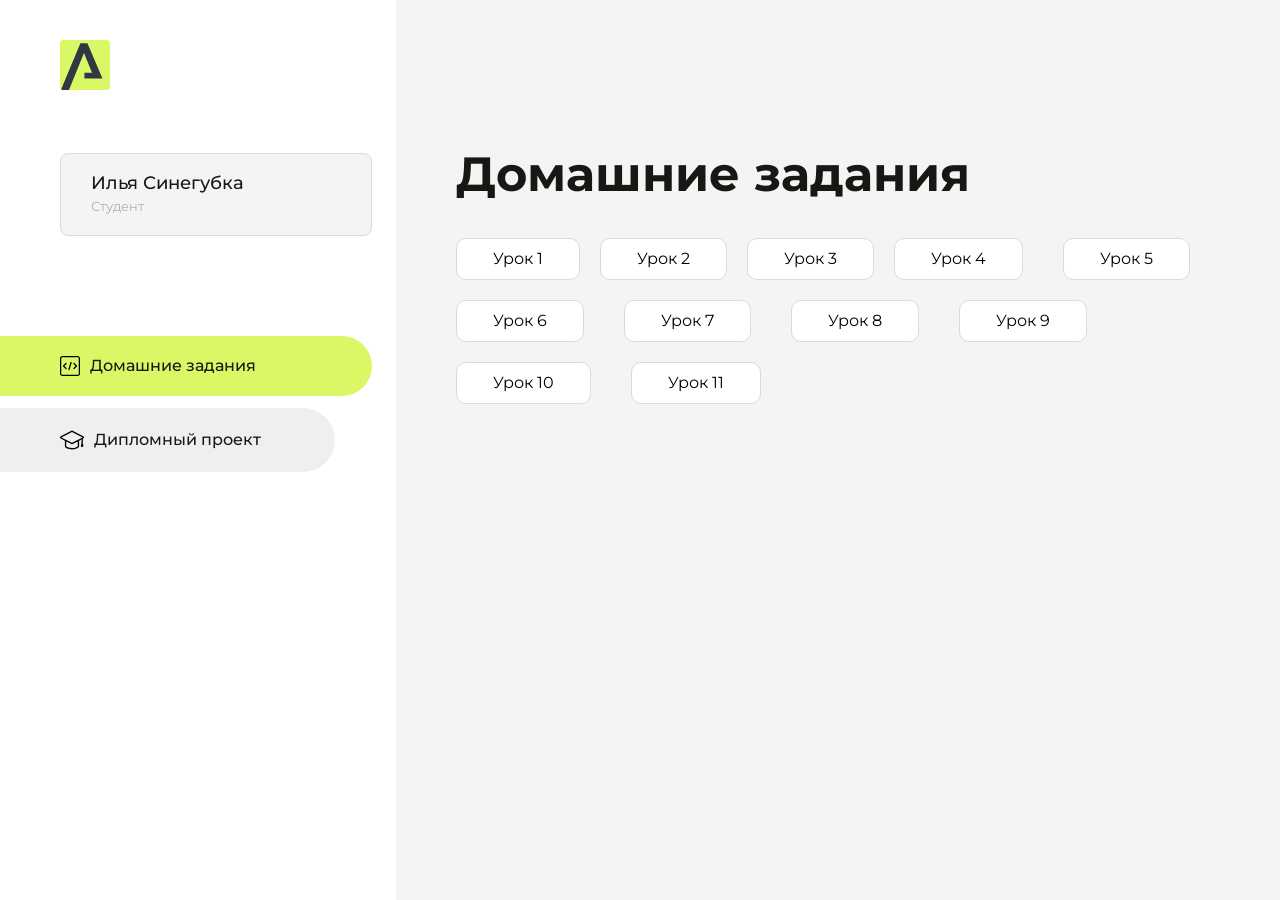
<file: index.html>
<!DOCTYPE html>
<html lang="en">
<head>
    <meta charset="UTF-8">
    <meta name="viewport" content="width=device-width, initial-scale=1.0">
    <title>Домашняя работа</title>
    <link rel="shortcut icon" href="src/logo.ico" type="image/x-icon">
    <link rel="preconnect" href="https://fonts.googleapis.com">
    <link rel="preconnect" href="https://fonts.gstatic.com" crossorigin>
    <link href="https://fonts.googleapis.com/css2?family=Montserrat:wght@400;500;700&family=Rubik:wght@500&display=swap"
          rel="stylesheet">
    <link rel="stylesheet" href="src/style.css">
</head>
<body id="body">
<div class="overlay" id="overlay"></div>
<div class="layout">
    <div class="burger" id="burger">
        <svg viewBox="0 0 24 24" fill="none" xmlns="http://www.w3.org/2000/svg">
            <g id="SVGRepo_bgCarrier" stroke-width="0"></g>
            <g id="SVGRepo_tracerCarrier" stroke-linecap="round" stroke-linejoin="round"></g>
            <g id="SVGRepo_iconCarrier">
                <path d="M4 18L20 18" stroke="#DAF765" stroke-width="2" stroke-linecap="round"></path>
                <path d="M4 12L20 12" stroke="#DAF765" stroke-width="2" stroke-linecap="round"></path>
                <path d="M4 6L20 6" stroke="#DAF765" stroke-width="2" stroke-linecap="round"></path>
            </g>
        </svg>
    </div>
    <aside class="sidebar" id="sidebar">
        <div class="sidebar__inner">
            <div class="logo">
                <svg width="50" height="50" viewBox="0 0 50 50" fill="none" xmlns="http://www.w3.org/2000/svg">
                    <g clip-path="url(#clip0_513_74730)">
                        <path d="M46.17 -0.257004H3.83C1.57281 -0.257004 -0.257 1.57281 -0.257 3.83V46.17C-0.257 48.4272 1.57281 50.257 3.83 50.257H46.17C48.4272 50.257 50.257 48.4272 50.257 46.17V3.83C50.257 1.57281 48.4272 -0.257004 46.17 -0.257004Z"
                              fill="#DAF765"/>
                        <path d="M24.375 38.4H42.461L27.441 3.1585H20.4355C20.4355 3.1585 6.7895 35.881 1.1945 49.294C2.015 50.0275 3.0945 50.257 3.6945 50.257H8.8445L23.954 13.07L32.0465 32.8285H24.375V38.4Z"
                              fill="#323843"/>
                    </g>
                    <defs>
                        <clipPath id="clip0_513_74730">
                            <rect width="50" height="50" fill="white"/>
                        </clipPath>
                    </defs>
                </svg>
            </div>
            <div class="sidebar__user">
                <div class="sidebar__name">Илья Синегубка</div>
                <div class="sidebar__text">Студент</div>
            </div>
            <div class="sidebar__tabs">
                <div class="sidebar__item">
                    <button class="sidebar__button active" id="tasks">
                        <svg xmlns="http://www.w3.org/2000/svg" width="20" height="20" viewBox="0 0 20 20" fill="none">
                            <g clip-path="url(#clip0_704_74543)">
                                <path d="M17.7083 20H2.29167C1.0275 20 0 18.9725 0 17.7083V2.29167C0 1.0275 1.0275 0 2.29167 0H17.7083C18.9725 0 20 1.0275 20 2.29167V17.7083C20 18.9725 18.9725 20 17.7083 20ZM2.29167 1.25C1.7175 1.25 1.25 1.7175 1.25 2.29167V17.7083C1.25 18.2825 1.7175 18.75 2.29167 18.75H17.7083C18.2825 18.75 18.75 18.2825 18.75 17.7083V2.29167C18.75 1.7175 18.2825 1.25 17.7083 1.25H2.29167Z"
                                      fill="black"/>
                                <path d="M6.04167 13.125C5.88167 13.125 5.72167 13.0642 5.6 12.9417L3.1 10.4417C2.85583 10.1975 2.85583 9.80167 3.1 9.5575L5.6 7.0575C5.84417 6.81333 6.24 6.81333 6.48417 7.0575C6.72833 7.30167 6.72833 7.6975 6.48417 7.94167L4.42583 10L6.48417 12.0583C6.72833 12.3025 6.72833 12.6983 6.48417 12.9425C6.36167 13.0642 6.20167 13.125 6.04167 13.125Z"
                                      fill="black"/>
                                <path d="M8.95833 14.1667C8.9 14.1667 8.84 14.1583 8.78167 14.1417C8.45083 14.0442 8.26083 13.6967 8.35833 13.3658L10.4417 6.28251C10.5392 5.95084 10.8892 5.76417 11.2175 5.85917C11.5483 5.95667 11.7383 6.30417 11.6408 6.63501L9.5575 13.7183C9.47833 13.9908 9.22833 14.1667 8.95833 14.1667Z"
                                      fill="black"/>
                                <path d="M13.9583 13.125C13.7983 13.125 13.6383 13.0642 13.5167 12.9417C13.2725 12.6975 13.2725 12.3017 13.5167 12.0575L15.575 9.99916L13.5167 7.94083C13.2725 7.69666 13.2725 7.30083 13.5167 7.05666C13.7608 6.81249 14.1567 6.81249 14.4008 7.05666L16.9008 9.55666C17.145 9.80083 17.145 10.1967 16.9008 10.4408L14.4008 12.9408C14.2783 13.0642 14.1183 13.125 13.9583 13.125Z"
                                      fill="black"/>
                            </g>
                            <defs>
                                <clipPath id="clip0_704_74543">
                                    <rect width="20" height="20" fill="white"/>
                                </clipPath>
                            </defs>
                        </svg>
                        <span>Домашние задания</span></button>
                </div>
                <div class="sidebar__item">
                    <button class="sidebar__button" id="diplom">
                        <svg xmlns="http://www.w3.org/2000/svg" width="24" height="24" viewBox="0 0 24 24" fill="none">
                            <g clip-path="url(#clip0_704_74553)">
                                <path d="M23.2628 10.5971C23.7176 10.365 24 9.90375 24 9.39337C24 8.883 23.7176 8.42175 23.2628 8.18962L12.6135 2.75362C12.2291 2.55824 11.7705 2.55787 11.3854 2.75399L0.736875 8.19C0.282375 8.42175 0 8.883 0 9.39337C0 9.90375 0.282375 10.365 0.736875 10.5971L4.89038 12.7177V18.2074C4.89038 19.8154 8.412 21.393 12 21.393C15.5884 21.393 19.1096 19.815 19.1096 18.2074V12.7174L21.4609 11.517V15.8017L20.901 17.2305C20.7409 17.6389 20.7934 18.0994 21.0405 18.4616C21.2876 18.8246 21.6979 19.041 22.1366 19.041C22.5754 19.041 22.9852 18.8246 23.2324 18.462C23.4795 18.099 23.532 17.6385 23.3719 17.2301L22.8124 15.8021V10.827L23.2628 10.5971ZM17.7623 18.1721C17.6198 18.6375 15.3491 20.0419 12 20.0419C8.65088 20.0419 6.38025 18.6375 6.2415 18.2074V12.3037L6.23887 12.3019C6.23812 12.057 6.1065 11.8207 5.87325 11.7019L1.3515 9.39337L12 3.95737L22.6489 9.39337L12 14.8294L5.87325 11.7019C5.54063 11.5331 4.6695 11.6674 4.5 12C4.33012 12.3322 4.55813 12.5479 4.89038 12.7177L11.3857 16.0331C11.5781 16.1314 11.7889 16.1805 12 16.1805C12.2107 16.1805 12.4222 16.1314 12.6146 16.0331L17.7593 13.407L17.7623 18.1721Z"
                                      fill="black"/>
                            </g>
                            <defs>
                                <clipPath id="clip0_704_74553">
                                    <rect width="24" height="24" fill="white"/>
                                </clipPath>
                            </defs>
                        </svg>
                        <span>Дипломный проект</span></button>
                </div>
            </div>
        </div>

    </aside>
    <div class="content">
        <div class="container">
            <div class="content__block" id="tasksBlock">
                <div class="content__title">Домашние задания</div>
                <ul class="content__list">
                    <li class="content__list-item">
                        <a href="ila.lesson1/index.html">Урок 1</a>
                    </li>
                     <li class="content__list-item">
                        <a href="mod2-html/index.html">Урок 2</a>
                    </li>
                      <li class="content__list-item">
                        <a href="LESSON-3-html/index.html">Урок 3</a>
                    </li>
                    <li class="content__list-item">
                        <a href="LESSON-4-html/index.html">Урок 4</a>
                    <li>
                         <li class="content__list-item">
                        <a href="LESSON-5-html/article.html">Урок 5</a>
                    <li>
                          <li class="content__list-item">
                        <a href="LESSON-6-html/index.html">Урок 6</a>
                    <li>
                            <li class="content__list-item">
                        <a href="fit Studio-7-html/article.html">Урок 7</a>
                    <li>
                          <li class="content__list-item">
                        <a href="lesson-8-html/index.html">Урок 8</a>
                    <li>
                         <li class="content__list-item">
                        <a href="fit Studio-9-html/article.html">Урок 9</a>
                    <li>
                         <li class="content__list-item">
                        <a href="fit Studio-10-html/index.html">Урок 10</a>
                    <li>
                         <li class="content__list-item">
                        <a href="fit Studio-11-html/index.html">Урок 11</a>
                    <li>
                </ul>
            </div>
            <div class="content__block hidden" id="diplomBlock">
                <div class="content__title">Дипломный проект</div>
                <div class="content__list-diplom">
                    <a href="ПАПКА-С-НОМЕРОМ-УРОКА">Ссылка на ДЗ</a>
                </div>
                <div class="content__decor">
                    <div class="content__decor-text">Давай проверим, чему ты научился!</div>
                    <div class="content__decor-img">
                        <img src="src/decor.png" alt="decor">
                    </div>
                </div>
            </div>
        </div>
    </div>
</div>
<script src="src/index.js"></script>
</body>
</html>
</file>
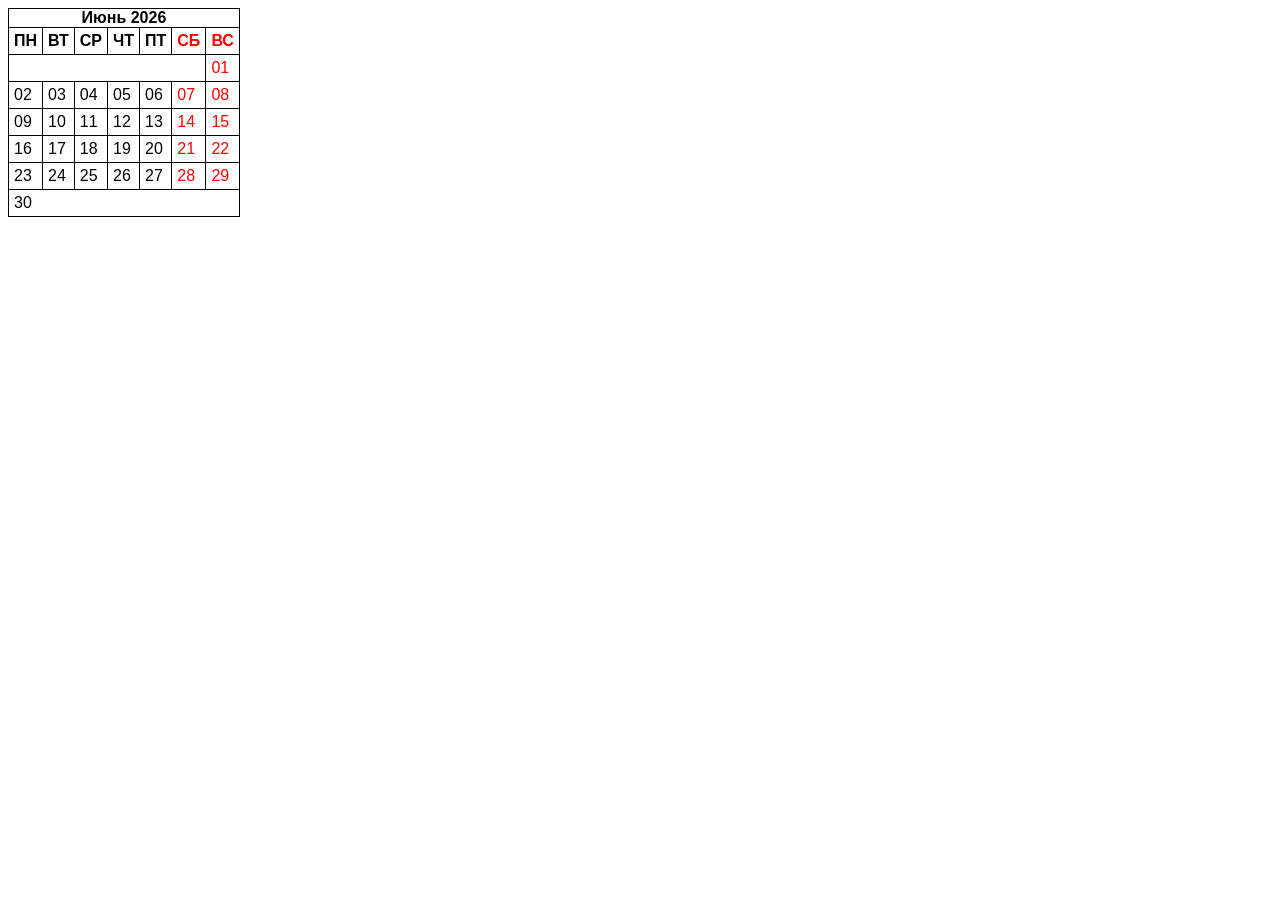
<file: LESSON-3-html/index.html>
<!doctype html>
<html lang="en">
	<head>
		<meta charset="UTF-8" />
		<meta name="viewport" content="width=device-width, initial-scale=1.0" />
		<title>Document</title>
		<link rel="stylesheet" href="./css/style.css" />
	</head>
	<body>
		<table>
			<caption>
				Июнь 2026
			</caption>
			<tbody>
				<thead>
					<tr>
						<th>пн</th>
						<th>вт</th>
						<th>ср</th>
						<th>чт</th>
						<th>пт</th>
						<th class="th">сб</th>
						<th class="th">вс</th>
					</tr>
				</thead>
				<tr>
					<td colspan="6"></td>
					<td class="th">01</td>
				</tr>
				<tr>
					<td>02</td>
					<td>03</td>
					<td>04</td>
					<td>05</td>
					<td>06</td>
					<td class="th">07</td>
					<td class="th">08</td>
				</tr>
				<tr>
					<td>09</td>
					<td>10</td>
					<td>11</td>
					<td>12</td>
					<td>13</td>
					<td class="th">14</td>
					<td class="th">15</td>
				</tr>
				<tr>
					<td>16</td>
					<td>17</td>
					<td>18</td>
					<td>19</td>
					<td>20</td>
					<td class="th">21</td>
					<td class="th">22</td>
				</tr>
				<tr>
					<td>23</td>
					<td>24</td>
					<td>25</td>
					<td>26</td>
					<td>27</td>
					<td class="th">28</td>
					<td class="th">29</td>
				</tr>
				<tr>
					<td colspan="7">30</td>
				</tr>
			</tbody>
		</table>
	</body>
</html>
</file>
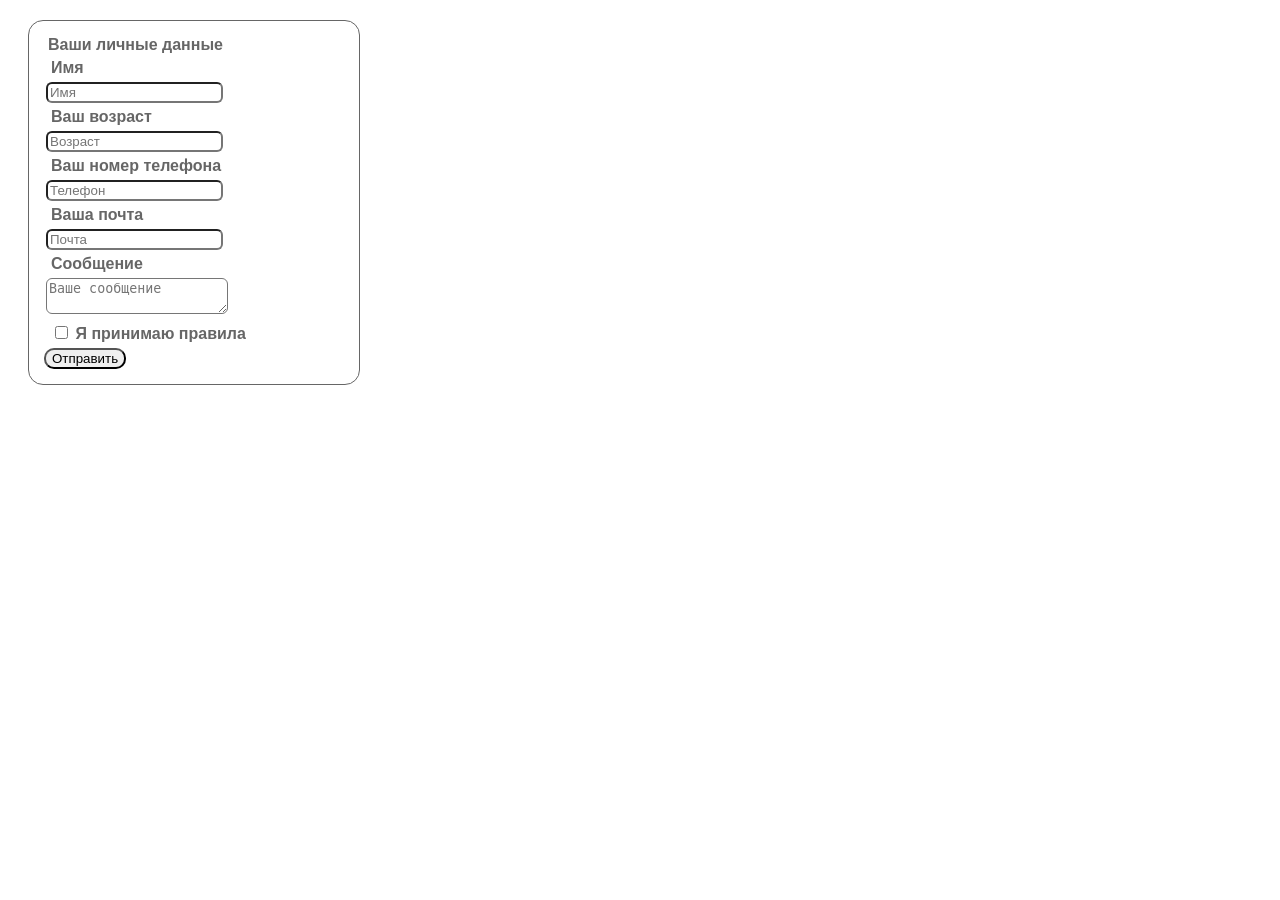
<file: LESSON-4-html/index.html>
<!doctype html>
<html lang="ru">
	<head>
		<meta charset="UTF-8" />
		<meta name="viewport" content="width=device-width, initial-scale=1.0" />
		<title>Форма</title>
		<link rel="stylesheet" href="./css/style.css" />
	</head>
	<body>
		<form class="form">
			<fieldset class="form-group">
				<legend>Ваши личные данные</legend>
				<label class="label" for="name">Имя</label>
				<input
					type="name"
					required
					id="name"
					name="name"
					placeholder="Имя"
					class="input"
				/>
				<label class="label" for="age">Ваш возраст</label>
				<input
					type="number"
					required
					id="age"
					name="age"
					placeholder="Возраст"
					class="input"
				/>
				<label class="label" for="tel">Ваш номер телефона</label>
				<input
					type="tel"
					required
					id="tel"
					name="tel"
					placeholder="Телефон"
					class="input"
				/>
				<label class="label" for="email">Ваша почта</label>
				<input
					type="email"
					required
					id="email"
					name="email"
					placeholder="Почта"
					class="input"
				/>
			</fieldset>
			<fieldset class="form-group">
				<label for="message" class="label">Сообщение</label>
				<textarea
					name="message"
					id="message"
					class="textarea"
					required
					placeholder="Ваше сообщение"
				></textarea>
				<label class="label">
					<input type="checkbox" required class="checkbox" name="checkbox" />
					Я принимаю правила
				</label>
			</fieldset>
			<button class="button">Отправить</button>
		</form>
	</body>
</html>
</file>
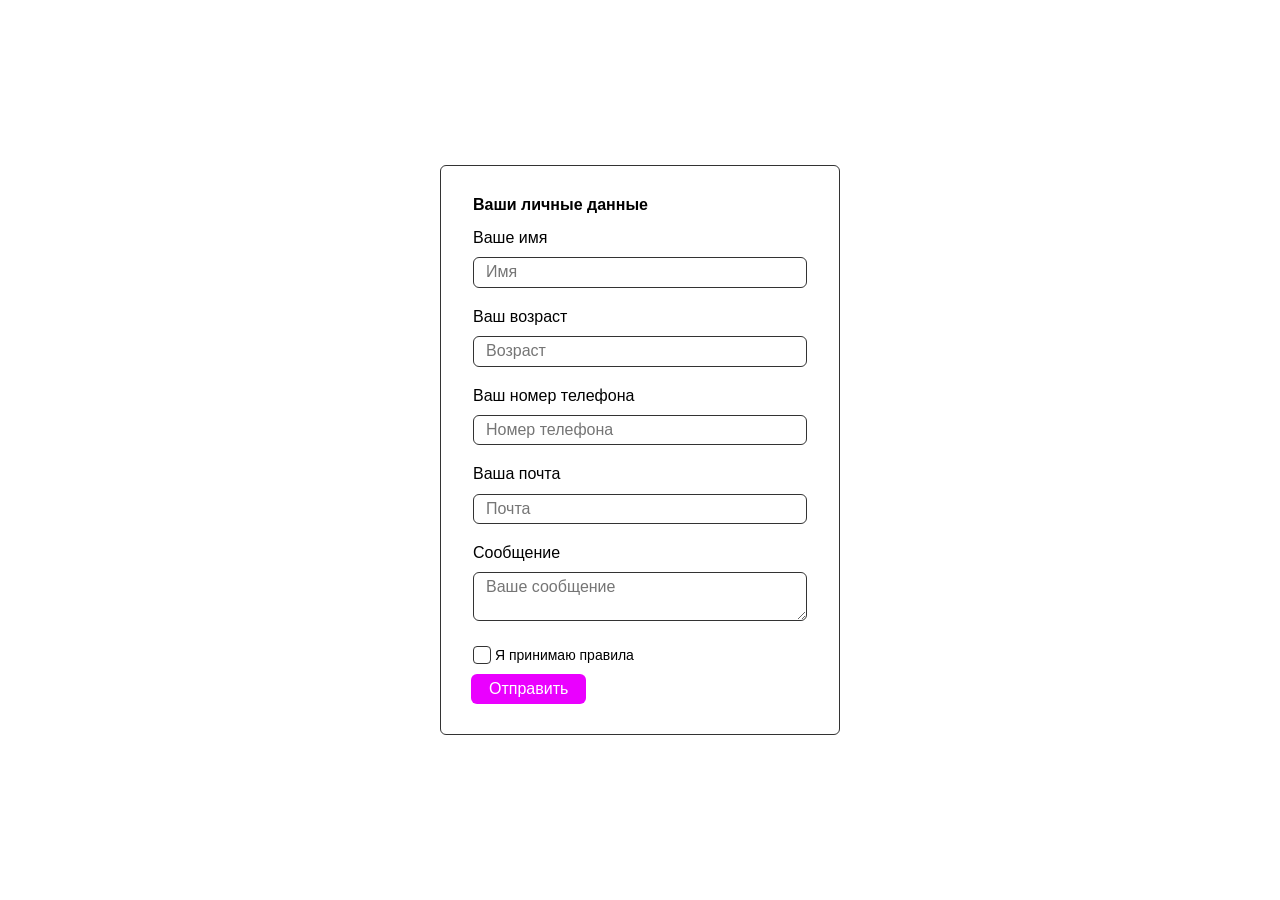
<file: lesson-8-html/index.html>
<!doctype html>
<html lang="ru">
	<head>
		<meta charset="UTF-8" />
		<meta name="viewport" content="width=device-width, initial-scale=1.0" />
		<title>Стилизация формы</title>
		<link rel="stylesheet" href="./css/normalize.css" />
		<link rel="stylesheet" href="./css/style.css" />
	</head>
	<body>
		<form class="form">
			<fieldset class="form-group">
				<legend class="form-group-title">Ваши личные данные</legend>
				<label for="name" class="label">Ваше имя</label>
				<input
					id="name"
					class="input"
					type="text"
					placeholder="Имя"
					name="name"
					required
				/>
				<label for="age" class="label">Ваш возраст</label>
				<input
					id="age"
					class="input"
					type="number"
					placeholder="Возраст"
					name="age"
					required
				/>
				<label for="phone" class="label">Ваш номер телефона</label>
				<input
					id="phone"
					class="input"
					type="tel"
					placeholder="Номер телефона"
					name="phone"
					required
				/>
				<label for="email" class="label">Ваша почта</label>
				<input
					id="email"
					class="input"
					type="email"
					placeholder="Почта"
					name="email"
					required
				/>
			</fieldset>
			<fieldset class="form-group">
				<label for="message" class="label">Сообщение</label>
				<textarea
					id="message"
					class="textarea"
					placeholder="Ваше сообщение"
					name="message"
					required
				></textarea>
				<label class="label checkbox-label">
					<input class="checkbox" type="checkbox" name="checkbox" required />
					<span class="checkbox-text">Я принимаю правила</span>
				</label>
			</fieldset>
			<button class="button">Отправить</button>
		</form>
	</body>
</html>
</file>
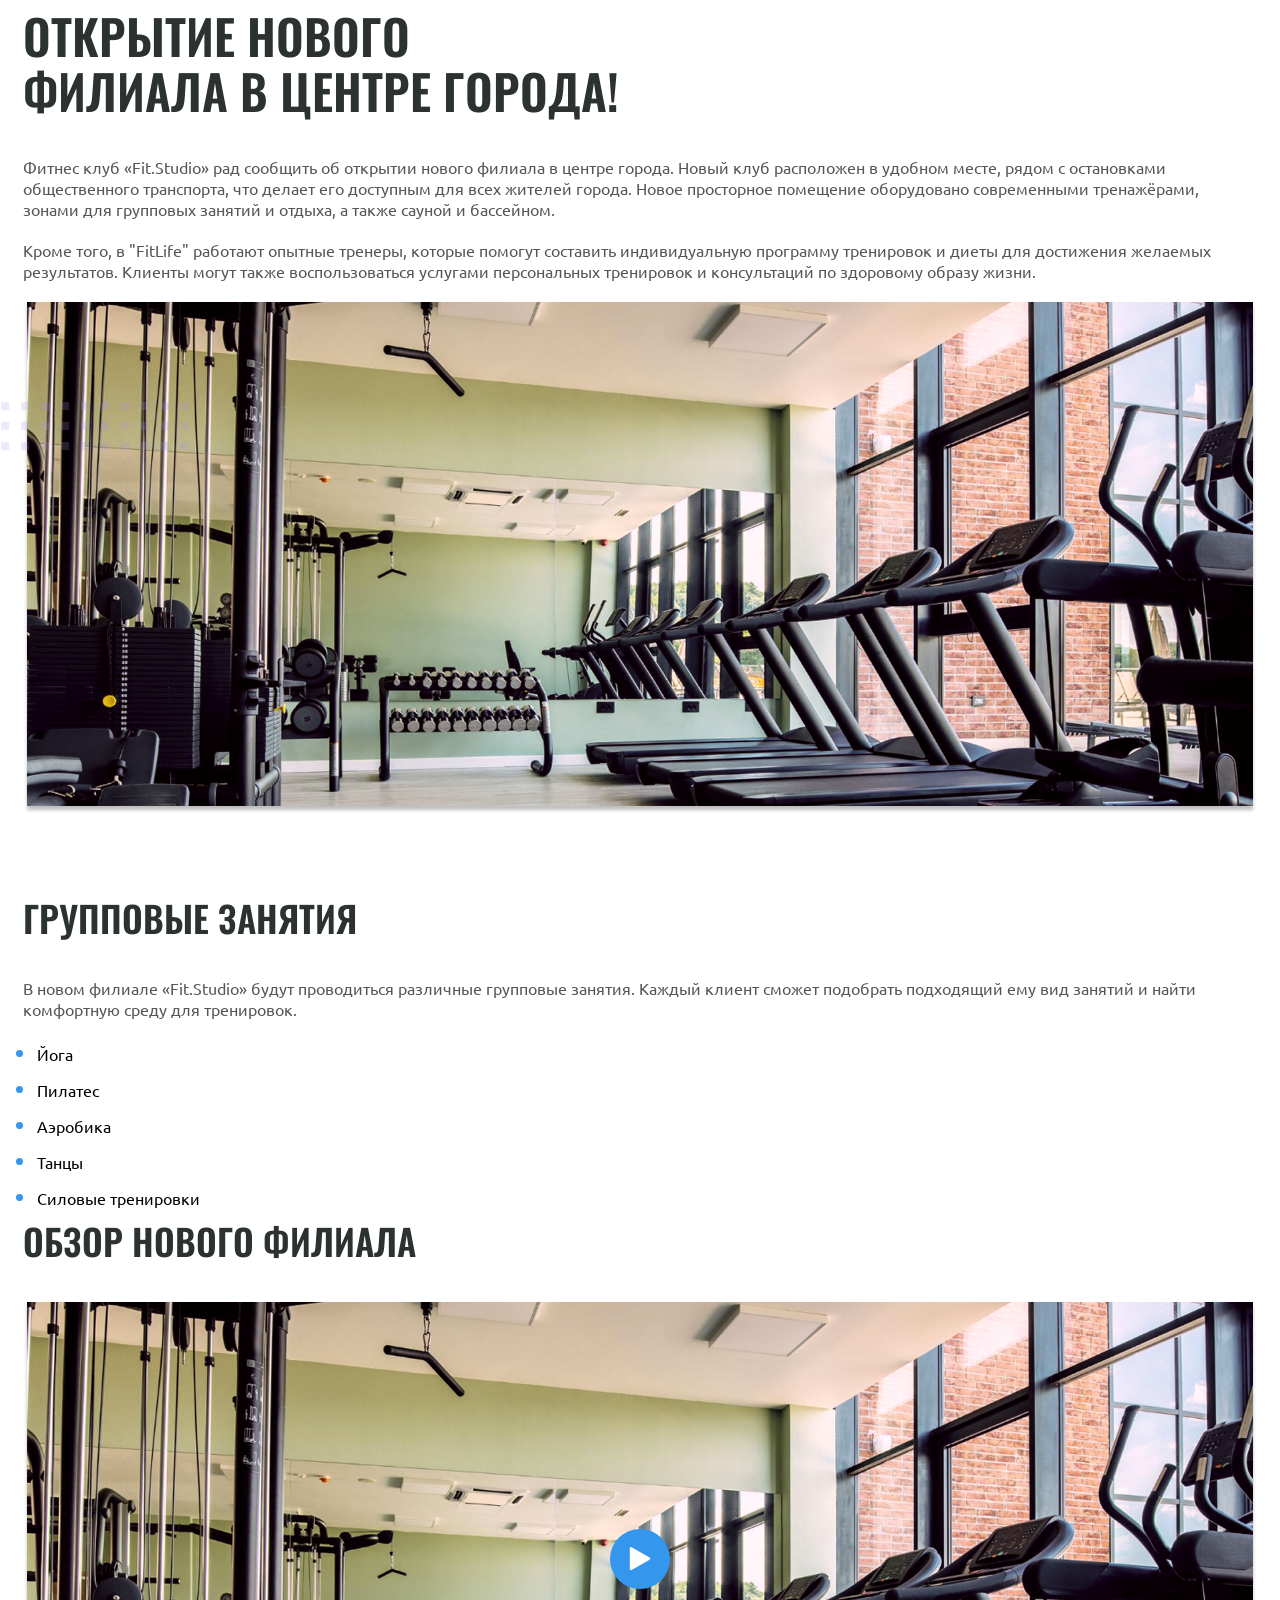
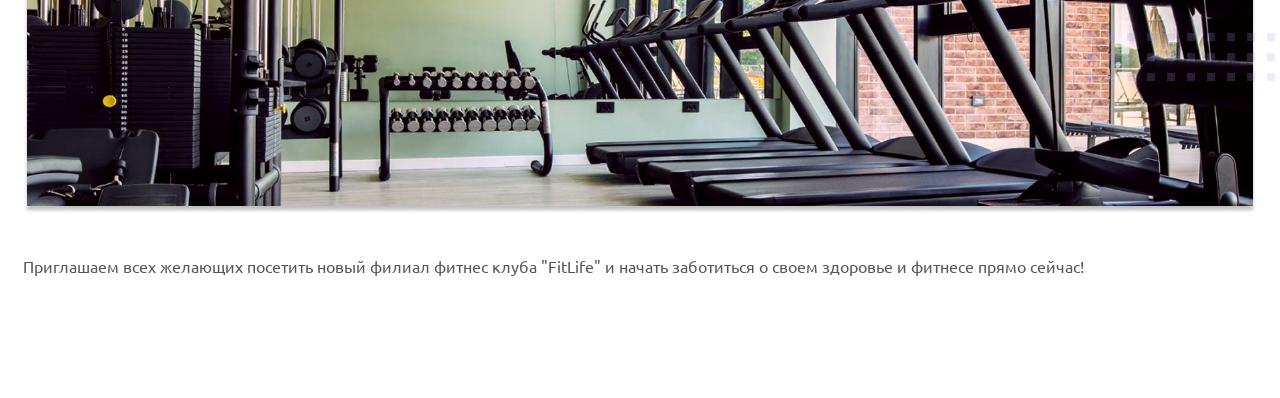
<file: fit Studio-7-html/article.html>
<!doctype html>
<html lang="ru">
	<head>
		<meta charset="UTF-8" />
		<meta name="viewport" content="width=device-width, initial-scale=1.0" />
		<title>Fit Studio</title>
		<link rel="stylesheet" href="./css/fonts.css" />
		<link rel="stylesheet" href="./css/articl.css" />
	</head>
	<body>
		<article class="article">
			<div class="container">
				<h1 class="article-title article-title-large">
					Открытие нового филиала в центре города!
				</h1>
				<p class="article-text">
					Фитнес клуб «Fit.Studio» рад сообщить об открытии нового филиала
					в центре города. Новый клуб расположен в удобном месте, рядом
					с остановками общественного транспорта, что делает его доступным
					для всех жителей города. Новое просторное помещение оборудовано
					современными тренажёрами, зонами для групповых занятий и отдыха,
					а также сауной и бассейном.
				</p>
				<p class="article-text article-mb">
					Кроме того, в "FitLife" работают опытные тренеры, которые помогут
					составить индивидуальную программу тренировок и диеты для достижения
					желаемых результатов. Клиенты могут также воспользоваться услугами
					персональных тренировок и консультаций по здоровому образу жизни.
				</p>
				<div class="article-img-decore-wrapper article-mb-1">
					<img
						class="article-img"
						src="./img.jpg/photo.jpg"
						width="1220"
						height="512"
						alt="Тренажерный зал "
					/>
					<img
						class="articl-decore articl-decore-1"
						src="./img.jpg/decore 2.svg"
						alt=""
					/>
				</div>
				<h2 class="article-title article-title-medium">Групповые занятия</h2>
				<p class="article-text">
					В новом филиале «Fit.Studio» будут проводиться различные групповые
					занятия. Каждый клиент сможет подобрать подходящий ему вид занятий
					и найти комфортную среду для тренировок.
				</p>
				<ul class="article-list articl-text article-mb">
					<li class="article-item">Йога</li>
					<li class="article-item">Пилатес</li>
					<li class="article-item">Аэробика</li>
					<li class="article-item">Танцы</li>
					<li class="article-item">Силовые тренировки</li>
				</ul>
				<h2 class="article-title article-title-medium">Обзор нового филиала</h2>
				<div class="article-img-decore-wrapper article-mb-2">
					<button class="articl-play-button">
						<img src="./img.jpg/Polygon 1.svg" width="24" height="24" alt="" />
					</button>
					<img
						class="article-img"
						src="./img.jpg/photo.jpg"
						width="1220"
						height="512"
						alt="Тренажерный зал "
					/>
					<img
						class="articl-decore articl-decore-2"
						src="./img.jpg/decore 2.svg"
						alt=""
					/>
				</div>
				<p class="article-text article-mb">
					Приглашаем всех желающих посетить новый филиал фитнес клуба "FitLife"
					и начать заботиться о своем здоровье и фитнесе прямо сейчас!
				</p>
			</div>
		</article>
	</body>
</html>
</file>
<file: src/style.css>
*{padding: 0;margin: 0;border: 0;}
*,*:before,*:after{-webkit-box-sizing: border-box;box-sizing: border-box;}
:focus,:active{outline: none;}
a:focus,a:active{outline: none;}
nav,footer,header,aside{display: block;}
html,body{
    height:100%;width:100%;
    font-size:100%;line-height:1;-ms-text-size-adjust:100%;-moz-text-size-adjust:100%;-webkit-text-size-adjust:100%;}
input,button,textarea{font-family:inherit;}
input::-ms-clear{display: none;}
button{cursor: pointer;}
button::-moz-focus-inner{padding:0;border:0;}
a,a:visited{text-decoration: none;}
a:hover{text-decoration: none;}
ul li{list-style: none;}
img{vertical-align: top;}
h1,h2,h3,h4,h5,h6{font-size:inherit;font-weight: inherit;}
a{color:inherit;}



body {
    font-family: "Montserrat",SansSerif;
    color: black;
}

body.overflow {
    overflow: hidden;
}



.layout {
    display: -webkit-box;
    display: -ms-flexbox;
    display: flex;
    min-height: 100vh;
}

.sidebar {
    padding: 40px 24px 40px 0;
    -ms-flex-negative: 0;
    flex-shrink: 0;
    background-color: white;
}



.content {
    -webkit-box-flex: 1;
    -ms-flex-positive: 1;
    flex-grow: 1;
    background-color: #F4F4F4;
}

.container {
    display: -webkit-box;
    display: -ms-flexbox;
    display: flex;
    -webkit-box-orient: vertical;
    -webkit-box-direction: normal;
    -ms-flex-direction: column;
    flex-direction: column;
    -webkit-box-pack: center;
    -ms-flex-pack: center;
    justify-content: center;
    -webkit-box-align: center;
    -ms-flex-align: center;
    align-items: center;
    padding: 150px 60px 80px 60px;
}


.logo {
    margin-left: 60px;
    margin-bottom: 60px;
}

.sidebar__user {
    background-color: #F4F4F4;
    padding: 20px 30px;
    margin-left: 60px;
    margin-bottom: 100px;
    border-radius: 8px;
    border: 1px solid #DADEC9;
}

.sidebar__name {
    color:#161814;
    font-size: 18px;
    font-weight: 500;
    margin-bottom: 6px;
}

.sidebar__text {
    color: #AFB1A7;
    font-size: 13px;
    font-weight: 400;
    line-height: 130%; /* 16.9px */
}

.sidebar__item {
    width: 372px;
}

.sidebar__button {
    display: -webkit-box;
    display: -ms-flexbox;
    display: flex;
    -webkit-box-align: center;
    -ms-flex-align: center;
    align-items: center;
    gap: 10px;
    padding: 20px 60px;
    margin-bottom: 12px;
    border-radius: 0px 100px 100px 0px;
    -webkit-transition: all .5s;
    -o-transition: all .5s;
    transition: all .5s;
    cursor: pointer;
    width: 90%;
    color:#161814;
    font-size: 16px;
    font-weight: 500;
}

.sidebar__button.active , .sidebar__button:hover {
    width: 100%;
    background-color: #DAF765;
}


.content__title {
    color: #161814;
    font-size: 48px;
    font-weight: 700;
    margin-bottom: 40px;
}

.content__list {
    display: -webkit-box;
    display: -ms-flexbox;
    display: flex;
    -webkit-box-align: center;
    -ms-flex-align: center;
    align-items: center;
    -ms-flex-wrap: wrap;
    flex-wrap: wrap;
    gap: 20px;
}



.content__list-item  {
    cursor: pointer;
    padding: 12px 18px;
    background-color: #fff;
    border-radius: 10px;
    border: 1px solid #DADEC9;
    -webkit-transition: all .3s;
    -o-transition: all .3s;
    transition: all .3s;
}

.content__list-item:hover,.content__list-diplom:hover {
    background-color: #AFB1A7;
}

li a {
    padding: 12px 18px;

}


.content__list-diplom {
    -webkit-transition: all .3s;
    -o-transition: all .3s;
    transition: all .3s;
    display: inline-block;
    padding: 12px 18px;
    background-color: #fff;
    border-radius: 10px;
    border: 1px solid #DADEC9;
}

.content__decor {
    display: -webkit-box;
    display: -ms-flexbox;
    display: flex;
    -webkit-box-align: center;
    -ms-flex-align: center;
    align-items: center;
}

.content__decor-text {
    color:#BEDD44;
    font-size: 36px;
    font-weight: 700;
    line-height: 110%; /* 39.6px */
}

.content__block {
    max-width: 1200px;
}

.content__block.hidden {
    display: none;
}

.content__decor-img img{
    width: 100%;
}

.burger {
    display: none;
    padding: 5px;
    position: fixed;
    top: 3%;
    right: 7%;
    width: 40px;
    height: 40px;
    background-color: #161814;
    border-radius: 50%;
    z-index: 10;
    border: 1px solid #DAF765;
}

@media (max-width: 768px) {
    .burger {
        display: block;
    }

    .sidebar {
        -webkit-transition: all .3s;
        -o-transition: all .3s;
        transition: all .3s;
        -webkit-transform: translateX(-100%);
        -ms-transform: translateX(-100%);
        transform: translateX(-100%);
        position: fixed;
        top: 0;
        left: 0;
        bottom: 0;
        z-index: 5;
    }

    .sidebar.show {
        -webkit-transform: translateX(0%);
        -ms-transform: translateX(0%);
        transform: translateX(0%);
    }

    .overlay {
        opacity: 0;
        pointer-events: none;
        -webkit-transition: all .3s;
        -o-transition: all .3s;
        transition: all .3s;
        position: absolute;
        top: 0;
        right: 0;
        left: 0;
        bottom: 0;
        z-index: 3;
        background-color: #000000e0;
    }

    .overlay.show {
        opacity: 1;
        pointer-events: all;
    }

    .container {
        padding: 40px 20px;
        min-height: 100%;
    }

    .content__decor {
        margin-top: 20px;
        -webkit-box-orient: vertical;
        -webkit-box-direction: normal;
        -ms-flex-direction: column;
        flex-direction: column;
    }
}

@media (max-width: 400px) {
    .sidebar__user {
        margin-left: 0;
    }
}
</file>
<file: LESSON-3-html/css/style.css>
table {
	border-spacing: 0;
	border-collapse: collapse;
	font-family: sans-serif;
}

th,
td {
	border: 1px solid #000;
	border-collapse: collapse;
	padding: 4px 5px;
}

caption {
	border: 1px solid #000;
	border-bottom: none;
	font-weight: 600;
}

.th {
	color: red;
}

th {
	text-transform: uppercase;
}
</file>
<file: LESSON-4-html/css/style.css>
body {
	font-family: sans-serif;
	font-weight: 600;
	color: #666;
}
.label {
	display: block;
	padding: 5px;
}

.form-group {
	border: none;
	padding: 0;
}
.form {
	border: 1px solid #666;
	max-width: 300px;
	margin: 20px;
	padding: 15px;
	border-radius: 15px;
}

.button {
	border-radius: 10px;
}

input {
	border-radius: 6px;
}

textarea {
	border-radius: 6px;
}
</file>
<file: lesson-8-html/css/style.css>
* {
	box-sizing: border-box;
}

body {
	display: flex;
	justify-content: center;
	align-items: center;
	font-family: sans-serif;
	min-height: 100vh;
}

.form {
	border: 1px solid #333;
	border-radius: 6px;
	max-width: 400px;
	width: 100%;
	padding: 30px;
}

.form-group {
	border: none;
	padding: 0;
}

.form-group-title {
	font-weight: 700;
	padding: 0;
	margin-bottom: 15px;
}

.label {
	display: inline-block;
	margin-bottom: 10px;
}

.textarea {
	max-height: 150px;
	min-height: 30px;
	resize: vertical;
}

.input,
.textarea {
	border: 1px solid #333;
	border-radius: 6px;
	width: 100%;
	padding: 5px 12px;
	margin-bottom: 20px;
	outline: none;
}

.input:disabled,
.textarea:disabled {
	opacity: 0.5;
}

.checkbox-label {
	padding-left: 22px;
}

.checkbox {
	position: absolute;
	appearance: none;
	outline: none;
}

.checkbox::after {
	content: "";
	position: absolute;
	width: 16px;
	height: 16px;
	margin-left: -22px;
	border: 1px solid #333;
	border-radius: 4px;
	cursor: pointer;
}

.checkbox:checked::after {
	background:
		url("../images/check-icon.svg") no-repeat center,
		#f202ff;
}

.checkbox-text {
	font-size: 14px;
}

.button {
	border: none;
	border-radius: 6px;
	padding: 6px 18px;
	background-color: #ea00ff;
	color: #fff;
	cursor: pointer;
	transition: opacity 0.2s;
}

.button:hover {
	opacity: 0.85;
}

.button:not(:disabled):active {
	background-color: #ea00ff;
}

.button:disabled,
.checkbox:disabled::after {
	opacity: 0.5;
	cursor: not-allowed;
}

.input:focus-visible,
.textarea:focus-visible,
.checkbox:focus-visible::after,
.button:focus-visible {
	outline: 2px solid #d900ff;
	outline-offset: 1px;
}
</file>
<file: fit Studio-7-html/css/fonts.css>
@font-face {
	font-family: "Ubuntu";
	src: local("Ubuntu"), url("../fonts/UbuntuLight.woff2") format("woff2");
	font-style: normal;
	font-weight: 300;
	font-display: swap;
}

@font-face {
	font-family: "Ubuntu";
	src: local("Ubuntu"), url("../fonts/UbuntuRegular.woff2") format("woff2");
	font-style: normal;
	font-weight: 400;
	font-display: swap;
}

@font-face {
	font-family: "Ubuntu";
	src: local("Ubuntu"), url("../fonts/UbuntuMedium.woff2") format("woff2");
	font-style: normal;
	font-weight: 500;
	font-display: swap;
}

@font-face {
	font-family: "Oswald";
	src: local("Oswald"), url("../fonts/OswaldMedium.woff2") format("woff2");
	font-style: normal;
	font-weight: 500;
	font-display: swap;
}

@font-face {
	font-family: "Oswald";
	src: local("Oswald"), url("../fonts/OswaldSemiBold.woff2") format("woff2");
	font-style: normal;
	font-weight: 500;
	font-display: swap;
}
</file>
<file: fit Studio-7-html/css/articl.css>
html {
	font-family: Ubuntu, sans-serif;
	font-weight: 400;
}

h1,
h2,
h3,
h4,
h5,
h6 {
	margin: 0;
}

.container {
	max-width: 1250px;
	margin: 0 auto;
	padding: 0 15px;
}

.article {
	padding-top: 80pxx;
	margin-bottom: 120px;
}

.article-title {
	width: 596px;
	margin-bottom: 40px;
	font-family: Oswald;
	font-weight: 600;
	line-height: 115%;
	text-transform: uppercase;
	color: #2c332f;
}

.article-title-large {
	font-size: 48px;
}

.article-title-medium {
	font-size: 36px;
}

.article-text {
	margin-bottom: 20px;
	font-weight: 400;
	font-size: 16px;
	line-height: 130%;
	color: #535755;
}

.article-list {
	margin-bottom: 0;
	padding-left: 14px;
}

.article-mb-1 {
	margin-bottom: 80px;
}

.article-mb-2 {
	margin-bottom: 40px;
}

.article-img-decore-wrapper {
	position: relative;
}

.articl-decore {
	position: absolute;
	z-index: 1;
}

.articl-decore-1 {
	top: 100px;
	left: -350px;
}

.articl-decore-2 {
	right: -350px;
	bottom: 136px;
}

.article-img {
	width: 100%;
}

.article-item {
	margin-bottom: 12px;
}

.article-item::marker {
	color: #3596ed;
	font-size: 22px;
}

.articl-play-button {
	position: absolute;
	top: 50%;
	left: 50%;
	display: flex;
	align-items: center;
	justify-content: center;
	width: 60px;
	height: 60px;
	padding: 0;
	background-color: #3596ed;
	border: none;
	border-radius: 50%;
	cursor: pointer;
	transform: translate(-50%,-50%);
}
</file>
